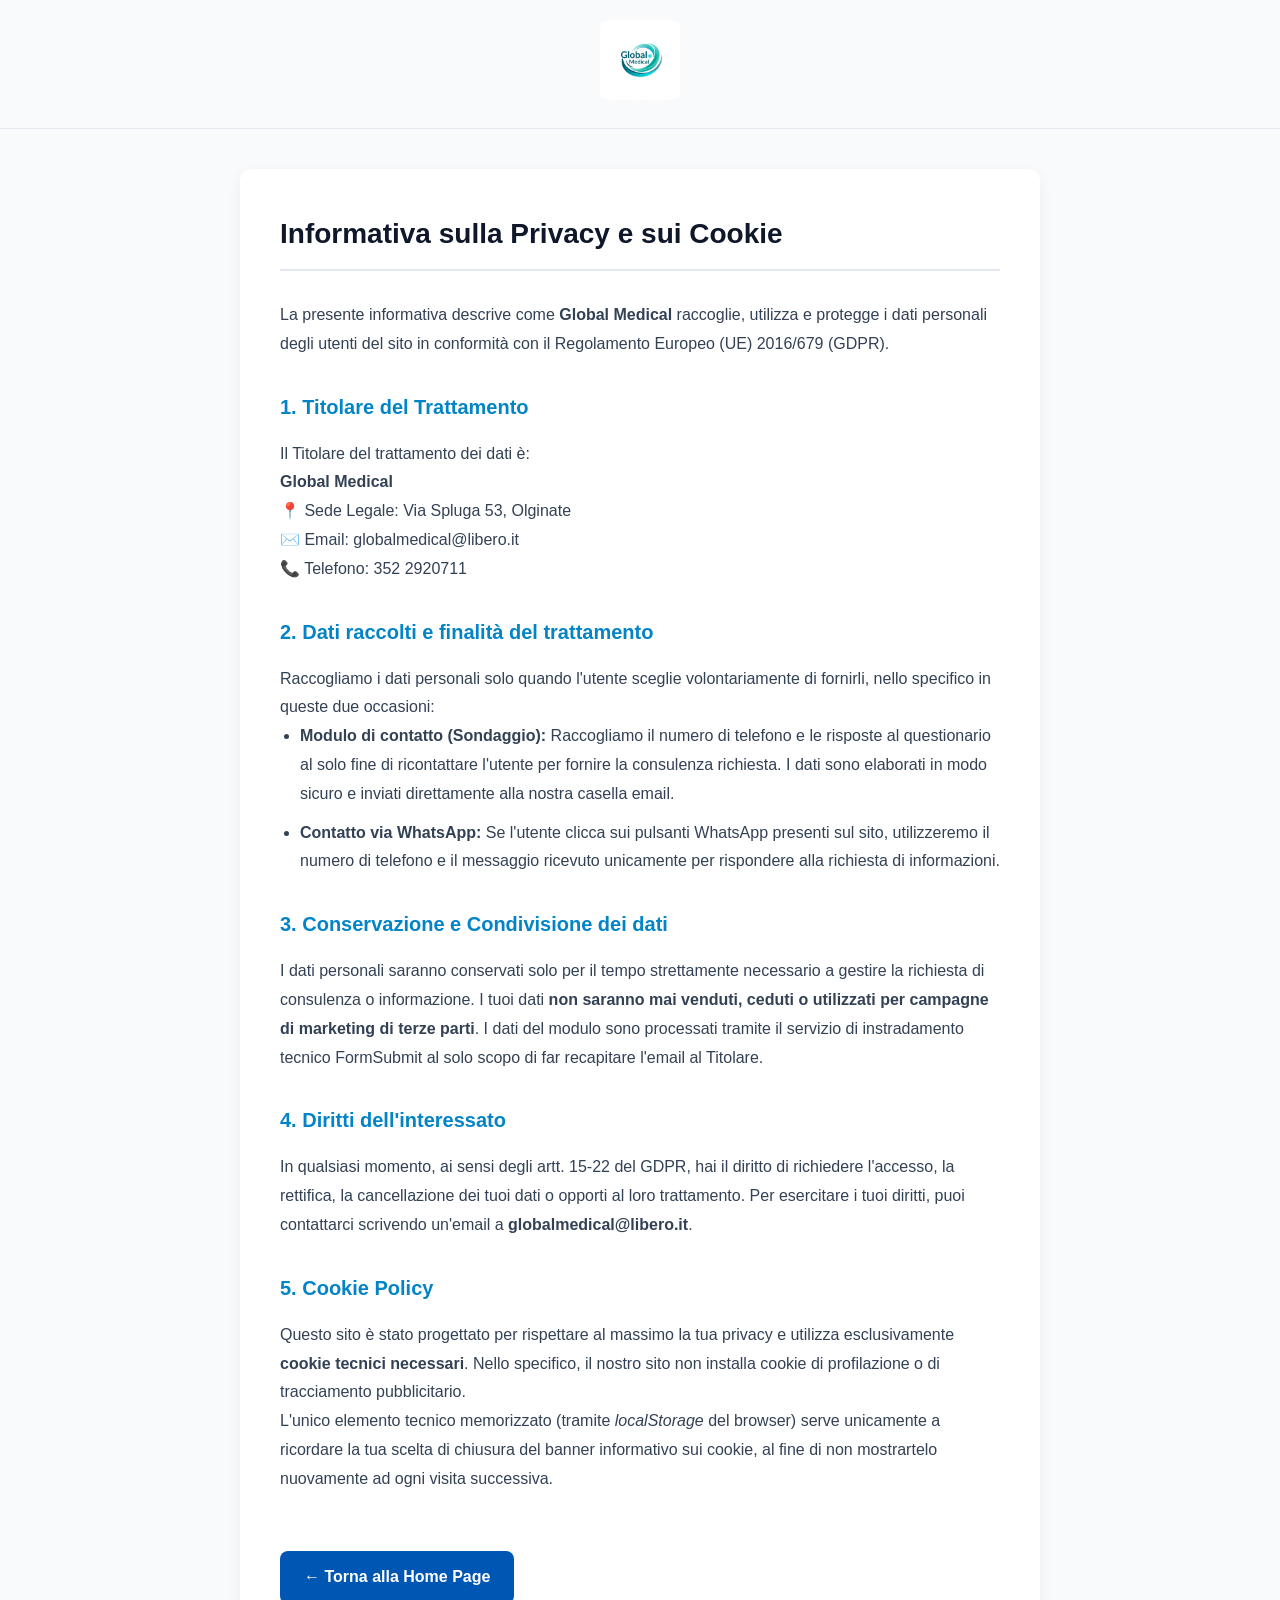
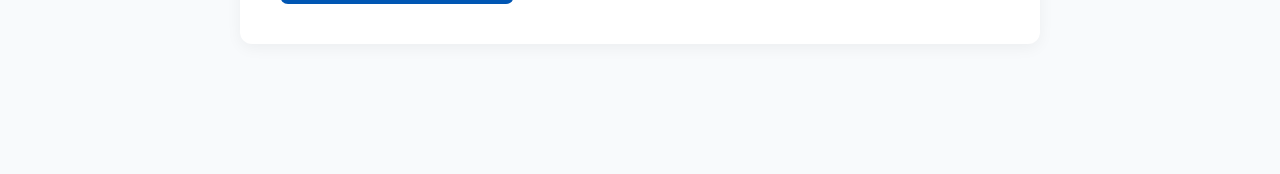
<file: policy.html>
<!DOCTYPE html>
<html lang="it">
<head>
    <meta charset="UTF-8">
    <meta name="viewport" content="width=device-width, initial-scale=1.0">
    <title>Privacy e Cookie Policy | Global Medical</title>
    <link rel="stylesheet" href="style.css">
    <style>
        .policy-container {
            background-color: white;
            padding: 40px;
            border-radius: 12px;
            margin: 40px auto;
            max-width: 800px;
            box-shadow: 0 4px 15px rgba(0,0,0,0.05);
            color: #334155;
            line-height: 1.8;
        }
        .policy-container h1 { color: #0f172a; margin-bottom: 30px; font-size: 28px; border-bottom: 2px solid #e2e8f0; padding-bottom: 10px; }
        .policy-container h3 { color: #0284c7; margin-top: 30px; margin-bottom: 15px; font-size: 20px; }
        .policy-container ul { margin-left: 20px; margin-bottom: 20px; }
        .policy-container li { margin-bottom: 10px; }
    </style>
</head>
<body>
    <header style="background-color: #f8fafc; padding: 20px 0; border-bottom: 1px solid #e2e8f0; text-align: center;">
        <div class="container">
            <a href="index.html">
                <img src="logoglob.jpeg" alt="Global Medical Logo" style="height: 80px; border-radius: 8px;">
            </a>
        </div>
    </header>

    <div class="container">
        <div class="policy-container">
            <h1>Informativa sulla Privacy e sui Cookie</h1>
            
            <p>La presente informativa descrive come <strong>Global Medical</strong> raccoglie, utilizza e protegge i dati personali degli utenti del sito in conformità con il Regolamento Europeo (UE) 2016/679 (GDPR).</p>

            <h3>1. Titolare del Trattamento</h3>
            <p>Il Titolare del trattamento dei dati è:<br>
            <strong>Global Medical</strong><br>
            📍 Sede Legale: Via Spluga 53, Olginate<br>
            ✉️ Email: globalmedical@libero.it<br>
            📞 Telefono: 352 2920711</p>

            <h3>2. Dati raccolti e finalità del trattamento</h3>
            <p>Raccogliamo i dati personali solo quando l'utente sceglie volontariamente di fornirli, nello specifico in queste due occasioni:</p>
            <ul>
                <li><strong>Modulo di contatto (Sondaggio):</strong> Raccogliamo il numero di telefono e le risposte al questionario al solo fine di ricontattare l'utente per fornire la consulenza richiesta. I dati sono elaborati in modo sicuro e inviati direttamente alla nostra casella email.</li>
                <li><strong>Contatto via WhatsApp:</strong> Se l'utente clicca sui pulsanti WhatsApp presenti sul sito, utilizzeremo il numero di telefono e il messaggio ricevuto unicamente per rispondere alla richiesta di informazioni.</li>
            </ul>

            <h3>3. Conservazione e Condivisione dei dati</h3>
            <p>I dati personali saranno conservati solo per il tempo strettamente necessario a gestire la richiesta di consulenza o informazione. I tuoi dati <strong>non saranno mai venduti, ceduti o utilizzati per campagne di marketing di terze parti</strong>. I dati del modulo sono processati tramite il servizio di instradamento tecnico FormSubmit al solo scopo di far recapitare l'email al Titolare.</p>

            <h3>4. Diritti dell'interessato</h3>
            <p>In qualsiasi momento, ai sensi degli artt. 15-22 del GDPR, hai il diritto di richiedere l'accesso, la rettifica, la cancellazione dei tuoi dati o opporti al loro trattamento. Per esercitare i tuoi diritti, puoi contattarci scrivendo un'email a <strong>globalmedical@libero.it</strong>.</p>

            <h3>5. Cookie Policy</h3>
            <p>Questo sito è stato progettato per rispettare al massimo la tua privacy e utilizza esclusivamente <strong>cookie tecnici necessari</strong>. Nello specifico, il nostro sito non installa cookie di profilazione o di tracciamento pubblicitario.</p>
            <p>L'unico elemento tecnico memorizzato (tramite <em>localStorage</em> del browser) serve unicamente a ricordare la tua scelta di chiusura del banner informativo sui cookie, al fine di non mostrartelo nuovamente ad ogni visita successiva.</p>
            
            <br><br>
            <a href="index.html" style="display: inline-block; background-color: #0056b3; color: white; padding: 12px 24px; border-radius: 8px; text-decoration: none; font-weight: bold;">&larr; Torna alla Home Page</a>
        </div>
    </div>
</body>
</html>
</file>
<file: style.css>
/* Reset e impostazioni di base */
* { margin: 0; padding: 0; box-sizing: border-box; font-family: 'Segoe UI', Tahoma, Geneva, Verdana, sans-serif; }
body { background-color: #f8fafc; color: #1e293b; line-height: 1.6; padding-bottom: 90px; }
.container { width: 90%; max-width: 1200px; margin: 0 auto; }

/* Riquadro di Benvenuto Centrato e Moderno */
.dashboard-welcome-panel {
    background: linear-gradient(135deg, #e0f2fe 0%, #f0f9ff 100%);
    border: 1.5px solid #bae6fd;
    border-radius: 20px;
    padding: 50px 30px;
    margin: 40px auto;
    max-width: 1100px;
    box-shadow: 0 10px 30px rgba(2, 132, 199, 0.05);
    display: flex;
    flex-direction: column;
    align-items: center;
    justify-content: center;
    text-align: center;
}

.dashboard-logo-wrapper { margin-bottom: 25px; }
.dashboard-main-logo { height: 130px; width: auto; object-fit: contain; border-radius: 12px; }

/* Tipografia del Benvenuto */
.dashboard-welcome-title { color: #0f172a; font-size: 36px; font-weight: 800; letter-spacing: -0.5px; margin-bottom: 12px; }
.brand-highlight { color: #0284c7; }
.dashboard-welcome-subtitle { color: #334155; font-size: 20px; font-weight: 600; max-width: 800px; margin-bottom: 10px; }
.dashboard-welcome-description { color: #64748b; font-size: 16px; font-weight: 400; max-width: 750px; margin-bottom: 30px; }

/* CONTENITORE E STILI DEI NUOVI BOTTONI HERO (Sondaggio e Omaggio) */
.hero-buttons-wrapper {
    display: flex;
    flex-direction: column;
    align-items: center;
    gap: 15px;
    margin-bottom: 40px;
}

.btn-sondaggio-hero {
    background: linear-gradient(135deg, #0284c7 0%, #0369a1 100%);
    color: white;
    font-size: 19px;
    font-weight: 800;
    padding: 16px 36px;
    border: none;
    border-radius: 50px;
    cursor: pointer;
    box-shadow: 0 10px 25px rgba(2, 132, 199, 0.25);
    transition: transform 0.2s, box-shadow 0.2s;
    animation: battitoEffetto 2.5s infinite;
}
.btn-sondaggio-hero:hover { transform: scale(1.03); box-shadow: 0 12px 30px rgba(2, 132, 199, 0.35); }

.btn-omaggio-hero {
    background-color: transparent;
    color: #0369a1;
    font-size: 16px;
    font-weight: 700;
    padding: 12px 28px;
    border: 2px solid #0284c7;
    border-radius: 50px;
    cursor: pointer;
    transition: background-color 0.2s, color 0.2s, transform 0.2s;
}
.btn-omaggio-hero:hover {
    background-color: #0284c7;
    color: white;
    transform: scale(1.02);
}

@keyframes battitoEffetto {
    0% { transform: scale(1); }
    50% { transform: scale(1.02); box-shadow: 0 10px 30px rgba(2, 132, 199, 0.4); }
    100% { transform: scale(1); }
}

/* Griglia Finestrelte Servizi */
.features-grid { display: flex; justify-content: center; gap: 20px; flex-wrap: wrap; width: 100%; }

.feature-card { 
    background: #ffffff; 
    padding: 30px 25px; 
    border-radius: 16px; 
    width: 100%; 
    max-width: 340px; 
    text-align: center; 
    box-shadow: 0 8px 20px rgba(15, 23, 42, 0.03); 
    border: 1px solid #e2e8f0; 
    transition: transform 0.3s ease, box-shadow 0.3s ease; 
    display: flex;
    flex-direction: column;
    align-items: center; 
    justify-content: space-between;
}
.feature-card:hover { transform: translateY(-5px); box-shadow: 0 15px 35px rgba(15, 23, 42, 0.08); }

.card-icon { width: 50px; height: 50px; border-radius: 12px; display: flex; align-items: center; justify-content: center; font-size: 22px; font-weight: bold; margin-bottom: 20px; }

/* Colori personalizzati per le tre finestrelle */
.tax-card .card-icon { background-color: #e0f2fe; color: #0384c7; }
.consult-card .card-icon { background-color: #f0fdf4; color: #16a34a; }
.assoc-card .card-icon { background-color: #f3e8ff; color: #7c3aed; } 

.feature-card h3 { font-size: 19px; color: #0f172a; margin-bottom: 12px; font-weight: 700; }
.feature-card p { font-size: 14px; color: #475569; line-height: 1.6; margin-bottom: 15px; }

/* Piccolo tasto WhatsApp interno dedicato alle Associazioni */
.btn-wa-card-small {
    display: inline-flex;
    align-items: center;
    justify-content: center;
    gap: 8px;
    background-color: #25D366;
    color: white !important;
    text-decoration: none !important;
    padding: 10px 16px;
    border-radius: 8px;
    font-weight: 700;
    font-size: 13px;
    width: fit-content;
    margin-top: auto; 
    transition: background-color 0.2s, transform 0.2s;
}
.btn-wa-card-small:hover { background-color: #1ebd58; transform: translateY(-2px); }

/* Icone SVG */
.btn-icon { width: 24px; height: 24px; }

/* Pulsante fluttuante WhatsApp Globale */
.btn-consulenza-whatsapp { 
    position: fixed; bottom: 25px; right: 25px; background-color: #25D366; color: white; text-decoration: none; padding: 14px 28px; border-radius: 50px; font-weight: 700; box-shadow: 0 6px 20px rgba(37, 211, 102, 0.4); z-index: 1000; display: flex; align-items: center; gap: 12px; font-size: 16px; transition: transform 0.2s, background-color 0.2s; 
}
.btn-consulenza-whatsapp:hover { background-color: #1ebd58; transform: scale(1.03); }

/* Sezione Catalogo e Ricerca */
.section-title { margin: 25px 0; color: #0f172a; text-align: center; font-size: 28px; font-weight: 800; }
.search-container { margin-bottom: 40px; text-align: center; }
#productSearch { width: 100%; max-width: 600px; padding: 15px 25px; font-size: 16px; border: 2px solid #e2e8f0; border-radius: 30px; outline: none; background-color: #ffffff; transition: border-color 0.2s; box-shadow: 0 4px 6px rgba(0,0,0,0.02); }
#productSearch:focus { border-color: #0056b3; }

/* Griglia Prodotti */
.products-grid { display: grid; grid-template-columns: repeat(auto-fill, minmax(300px, 1fr)); gap: 30px; margin-bottom: 60px; }
.product-card { background: #ffffff; border-radius: 16px; overflow: hidden; box-shadow: 0 4px 15px rgba(15, 23, 42, 0.03); border: 1px solid #edf2f7; display: flex; flex-direction: column; }
.product-img-container { width: 100%; height: 200px; background-color: #ffffff; padding: 15px; display: flex; align-items: center; justify-content: center; border-bottom: 1px solid #f1f5f9; }
.product-img { max-width: 100%; max-height: 100%; object-fit: contain; }
.product-content { padding: 25px; display: flex; flex-direction: column; flex-grow: 1; justify-content: space-between; }
.badge-fiscale { background-color: #e2fbe8; color: #15803d; padding: 5px 12px; border-radius: 20px; font-size: 13px; font-weight: 700; align-self: flex-start; margin-bottom: 15px; display: inline-block;}
.product-content h3 { font-size: 19px; color: #0f172a; margin-bottom: 20px; font-weight: 700; }
.btn-apri { background-color: #0056b3; color: white; text-align: center; padding: 14px; border: none; border-radius: 10px; font-weight: 700; cursor: pointer; font-size: 16px; width: 100%; transition: background-color 0.2s; }
.btn-apri:hover { background-color: #004085; }

/* Finestre Modali con Scorrimento Interno */
.modal { display: none; position: fixed; z-index: 2000; left: 0; top: 0; width: 100%; height: 100%; overflow: auto; background-color: rgba(15, 23, 42, 0.65); align-items: center; justify-content: center; padding: 20px; }
.modal-content { background-color: #fff; padding: 45px 30px 35px 30px; border-radius: 20px; width: 100%; max-width: 750px; position: relative; max-height: 85vh; overflow-y: auto; box-shadow: 0 25px 50px -12px rgba(0, 0, 0, 0.25); animation: scivolaGiu 0.3s ease-out; }
@keyframes scivolaGiu { from {transform: translateY(-40px); opacity: 0;} to {transform: translateY(0); opacity: 1;} }

.close-btn { 
    color: #94a3b8; position: absolute; top: 15px; right: 20px; font-size: 32px; font-weight: bold; cursor: pointer; line-height: 1; z-index: 100; background-color: #ffffff; border-radius: 50%; width: 45px; height: 45px; display: flex; align-items: center; justify-content: center; box-shadow: 0 4px 10px rgba(0,0,0,0.08); transition: 0.2s;
}
.close-btn:hover { color: #1e293b; background-color: #f1f5f9; transform: scale(1.1); }

/* Dettagli interni Modale */
.modal-media-section { background-color: #f8fafc; padding: 15px; border-radius: 12px; margin: 15px 0; text-align: center; border: 1px solid #e2e8f0; }
.main-preview-box { width: 100%; height: 320px; display: flex; flex-direction: column; align-items: center; justify-content: center; position: relative; cursor: pointer; }
#modalFotoPrincipale { max-width: 100%; max-height: 290px; object-fit: contain; border-radius: 8px; transition: transform 0.2s; }
.zoom-hint { font-size: 12px; color: #64748b; margin-top: 8px; font-style: italic; }
.thumb-scroll-container { display: flex; gap: 10px; overflow-x: auto; padding: 10px 5px; margin-top: 10px; scroll-behavior: smooth; border-top: 1px solid #e2e8f0; }
.thumb-scroll-container::-webkit-scrollbar { height: 6px; }
.thumb-scroll-container::-webkit-scrollbar-thumb { background-color: #cbd5e1; border-radius: 10px; }
.thumb-img { width: 85px; height: 65px; object-fit: cover; border-radius: 8px; cursor: pointer; border: 2px solid transparent; opacity: 0.6; flex-shrink: 0; transition: 0.2s; }
.thumb-img:hover, .thumb-img.active { opacity: 1; border-color: #0056b3; }
.modal-descrizione { font-size: 15px; margin: 25px 0; color: #334155; border-left: 4px solid #0056b3; padding-left: 15px; font-weight: 500; }
.modal-dettagli h4 { color: #0056b3; margin-top: 20px; margin-bottom: 8px; font-size: 17px; font-weight: 700; }
.modal-dettagli ul { margin-left: 20px; margin-bottom: 15px; color: #334155; font-size: 15px; line-height: 1.7; }
.btn-modal-wa { background-color: #25D366; color: white; text-align: center; padding: 15px; text-decoration: none; border-radius: 10px; font-weight: bold; display: flex; margin-top: 30px; align-items: center; justify-content: center; gap: 12px; font-size: 16px; }

/* Moduli Sondaggio e Modali */
.form-group { margin-bottom: 20px; text-align: left; }
.form-group label { display: block; font-weight: 700; color: #0f172a; margin-bottom: 8px; font-size: 15px; }
.form-group select, .form-group input { width: 100%; padding: 12px 16px; font-size: 15px; border: 2px solid #e2e8f0; border-radius: 8px; background-color: #f8fafc; color: #334155; outline: none; }
.btn-sondaggio-invia { width: 100%; background-color: #16a34a; color: white; font-size: 16px; font-weight: 700; padding: 14px; border: none; border-radius: 8px; cursor: pointer; display: flex; align-items: center; justify-content: center; gap: 10px; }
.btn-sondaggio-invia:hover { background-color: #15803d; }

.btn-invia-sondaggio {
    width: 100%; background-color: #16a34a; color: white; font-size: 16px; font-weight: 700; padding: 14px;
    border: none; border-radius: 8px; cursor: pointer; display: flex; align-items: center; justify-content: center; gap: 10px; transition: background-color 0.2s; margin-top: 25px;
}
.btn-invia-sondaggio:hover { background-color: #15803d; }

/* Lightbox zoom */
.lightbox { display: none; position: fixed; z-index: 3000; left: 0; top: 0; width: 100%; height: 100%; background-color: rgba(15, 23, 42, 0.98); align-items: center; justify-content: center; }
.lightbox-content-box { max-width: 85vw; max-height: 85vh; display: flex; align-items: center; justify-content: center; }
#lightboxImgGrande { max-width: 85vw; max-height: 85vh; width: auto; height: auto; object-fit: contain; border-radius: 4px; animation: opacita 0.2s ease-in; }
@keyframes opacita { from {opacity: 0.5;} to {opacity: 1;} }
.close-lightbox { position: absolute; top: 20px; right: 30px; color: #fff; font-size: 50px; font-weight: bold; cursor: pointer; }
.lightbox-arrow { position: absolute; background: rgba(255,255,255,0.08); border: none; color: white; font-size: 35px; padding: 15px 22px; cursor: pointer; border-radius: 50%; user-select: none; top: 50%; transform: translateY(-50%); transition: background 0.2s; }
.lightbox-arrow:hover { background: rgba(255,255,255,0.2); }
.arrow-left { left: 20px; }
.arrow-right { right: 20px; }

/* FOOTER (Logo a sinistra, contatti a destra) */
footer { background-color: #0f172a; color: #94a3b8; padding: 50px 0; font-size: 15px; border-top: 1px solid #1e293b; }
.footer-content { display: flex; align-items: center; justify-content: center; gap: 50px; flex-wrap: wrap; }
.footer-logo { max-height: 110px; width: auto; border-radius: 12px; background-color: #ffffff; padding: 5px; }
.footer-text-section { display: flex; flex-direction: column; text-align: left; }
.footer-details { display: flex; flex-direction: column; gap: 10px; }
.footer-details strong { color: #f8fafc; }
.footer-details a { color: #38bdf8; text-decoration: none; font-weight: 600; }
.footer-details a:hover { text-decoration: underline; }
.copyright-text { margin-top: 20px; font-size: 13px; color: #64748b; border-top: 1px solid #1e293b; padding-top: 15px; }

/* Tasto Instagram */
.btn-instagram-footer {
    display: inline-flex; align-items: center; gap: 10px; background: linear-gradient(45deg, #f09433 0%, #e6683c 25%, #dc2743 50%, #cc2366 75%, #bc1888 100%); color: #ffffff !important; padding: 12px 24px; border-radius: 8px; text-decoration: none !important; font-weight: 700; font-size: 15px; margin-top: 15px; transition: transform 0.2s, box-shadow 0.2s; width: fit-content;
}
.btn-instagram-footer:hover { transform: translateY(-3px); box-shadow: 0 8px 20px rgba(220, 39, 67, 0.4); }
.btn-instagram-footer .btn-icon { width: 20px; height: 20px; }

/* BANNER COOKIE */
.cookie-banner {
    position: fixed;
    bottom: -150px; 
    left: 0;
    width: 100%;
    background-color: #0f172a; 
    color: #f8fafc;
    padding: 20px;
    display: flex;
    justify-content: center;
    align-items: center;
    gap: 20px;
    box-shadow: 0 -4px 15px rgba(0, 0, 0, 0.1);
    z-index: 9999; 
    transition: bottom 0.5s ease-in-out; 
}
.cookie-banner.show { bottom: 0; }
.cookie-banner p { font-size: 14px; margin: 0; max-width: 800px; text-align: left; }
.cookie-link { color: #38bdf8; text-decoration: underline; }
.btn-cookie { background-color: #25D366; color: white; border: none; padding: 10px 24px; border-radius: 8px; font-weight: bold; cursor: pointer; transition: background-color 0.2s; white-space: nowrap; }
.btn-cookie:hover { background-color: #1ebd58; }

/* Responsive Cellulari */
@media (max-width: 768px) {
    .footer-content { flex-direction: column; text-align: center; gap: 30px; }
    .footer-text-section { text-align: center; }
    .btn-instagram-footer { margin: 15px auto 0 auto; }
    .feature-card { max-width: 100%; }
    .cookie-banner { flex-direction: column; text-align: center; padding: 15px; }
    .cookie-banner p { text-align: center; }
}
</file>
